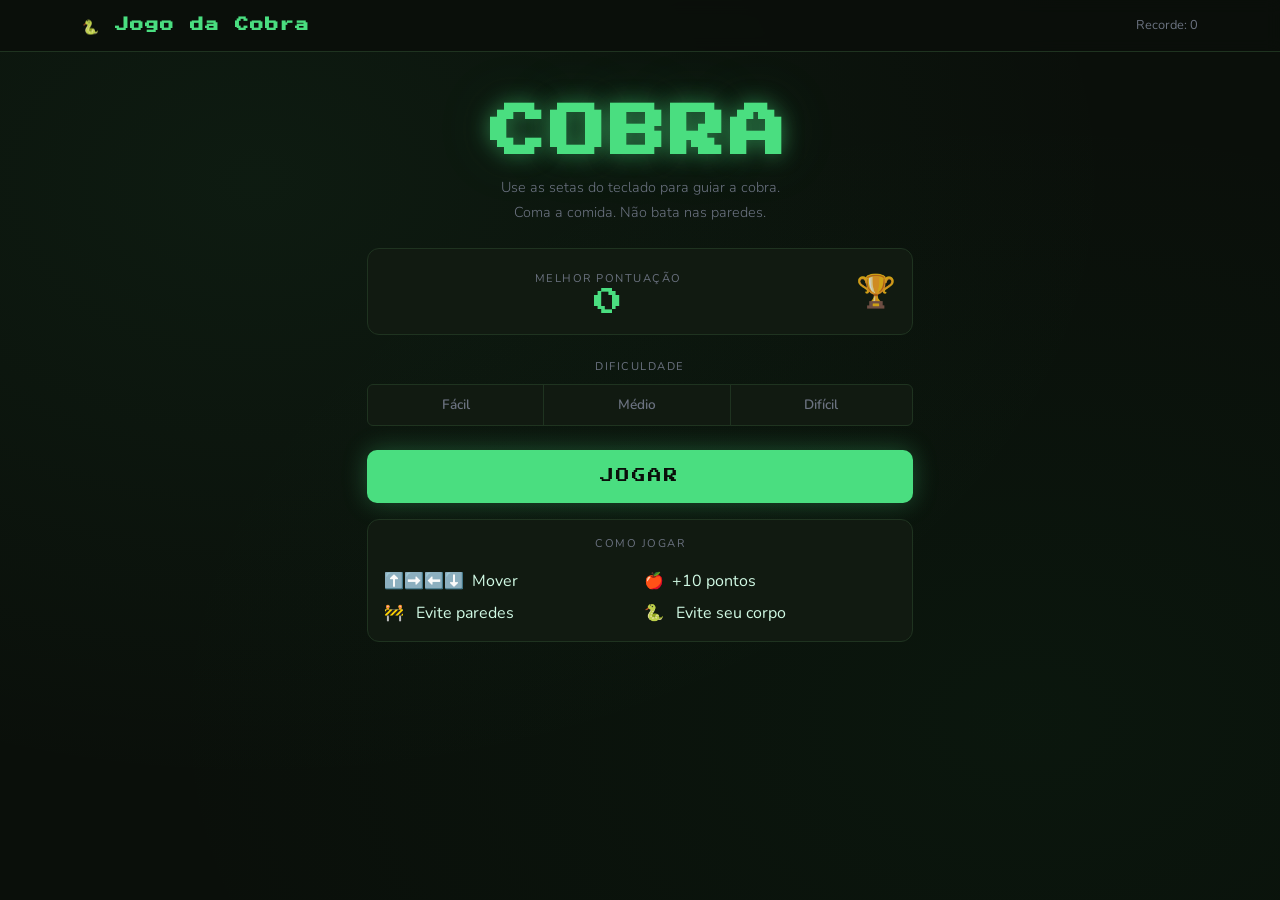
<file: index.html>
<!doctype html>
<html lang="pt-br">
  <head>
    <meta charset="UTF-8" />
    <meta name="viewport" content="width=device-width, initial-scale=1.0" />
    <title>Jogo da Cobra</title>

    <link
      rel="stylesheet"
      href="https://cdn.jsdelivr.net/npm/bootstrap@5.3.8/dist/css/bootstrap.min.css"
    />
    <link rel="stylesheet" href="index.css" />
  </head>
  <body>
    <header>
      <nav class="navbar navbar-dark">
        <div class="container">
          <span class="navbar-brand fw-bold fs-4">🐍 Jogo da Cobra</span>
          <span class="navbar-text" id="nav-recorde">Recorde: 0</span>
        </div>
      </nav>
    </header>
    <main class="container py-5">
      <div class="row justify-content-center">
        <div class="col-12 col-md-8 col-lg-6 text-center">
          <div class="tiulo-bloco mb-4">
            <h1 class="display-3 fw-bold titulo-jogo">COBRA</h1>
            <p class="lead subtitulo">
              Use as setas do teclado para guiar a cobra. <br />Coma a comida.
              Não bata nas paredes.
            </p>
          </div>
          <div class="card card-recorde mb-4">
            <div class="card-body py-3">
              <div class="row align-items-center">
                <div class="col">
                  <span class="label-card">Melhor pontuação</span>
                  <div class="valor-recorde" id="recorde-display">0</div>
                </div>
                <div class="col-auto">
                  <span class="icone-trofeu">🏆</span>
                </div>
              </div>
            </div>
          </div>

          <div class="mb-4">
            <p class="label-secao mb-2">Dificuldade</p>
            <div class="btn-group w-100" role="group">
              <input
                type="radio"
                class="btn-check"
                name="dificuldade"
                id="facil"
                value="200"
              />
              <label class="btn btn-outline-dif" for="facil">Fácil</label>

              <input
                type="radio"
                class="btn-check"
                name="dificuldade"
                id="medio"
                value="170"
              />
              <label class="btn btn-outline-dif" for="medio">Médio</label>

              <input
                type="radio"
                class="btn-check"
                name="dificuldade"
                id="dificil"
                value="70"
              />
              <label class="btn btn-outline-dif" for="dificil">Difícil</label>
            </div>
          </div>

          <a href="jogo.html" class="btn btn-jogar w-100 mb-3" id="btn-jogar"
            >JOGAR</a
          >

          <div class="card card-instrucoes">
            <div class="card-body">
              <p class="label-card mb-3">Como Jogar</p>
              <div class="row g-2 text-start">
                <div class="col-6">
                  <div class="instrucao-item">⬆️➡️⬅️⬇️&nbsp; Mover</div>
                </div>
                <div class="col-6">
                  <div class="instrucao-item">🍎&nbsp; +10 pontos</div>
                </div>
                <div class="col-6">
                  <div class="instrucao-item">🚧 &nbsp; Evite paredes</div>
                </div>
                <div class="col-6">
                  <div class="instrucao-item">🐍 &nbsp; Evite seu corpo</div>
                </div>
              </div>
            </div>
          </div>
        </div>
      </div>
    </main>

    <script src="https://cdn.jsdelivr.net/npm/bootstrap@5.3.3/dist/js/bootstrap.bundle.min.js"></script>
    <script>
      const recorde = localStorage.getItem("cobra_recorde") || 0;
      document.getElementById("recorde-display").textContent = recorde;
      document.getElementById("nav-recorde").textContent =
        "Recorde: " + recorde;
      document.getElementById("btn-jogar").addEventListener("click", () => {
        const dificuldadeSelecionada = document.querySelector(
          'input[name="dificuldade"]:checked',
        ).value;
        localStorage.setitem("cobra_velocidade", dificuldadeSelecionada);
      });
    </script>
  </body>
</html>
</file>
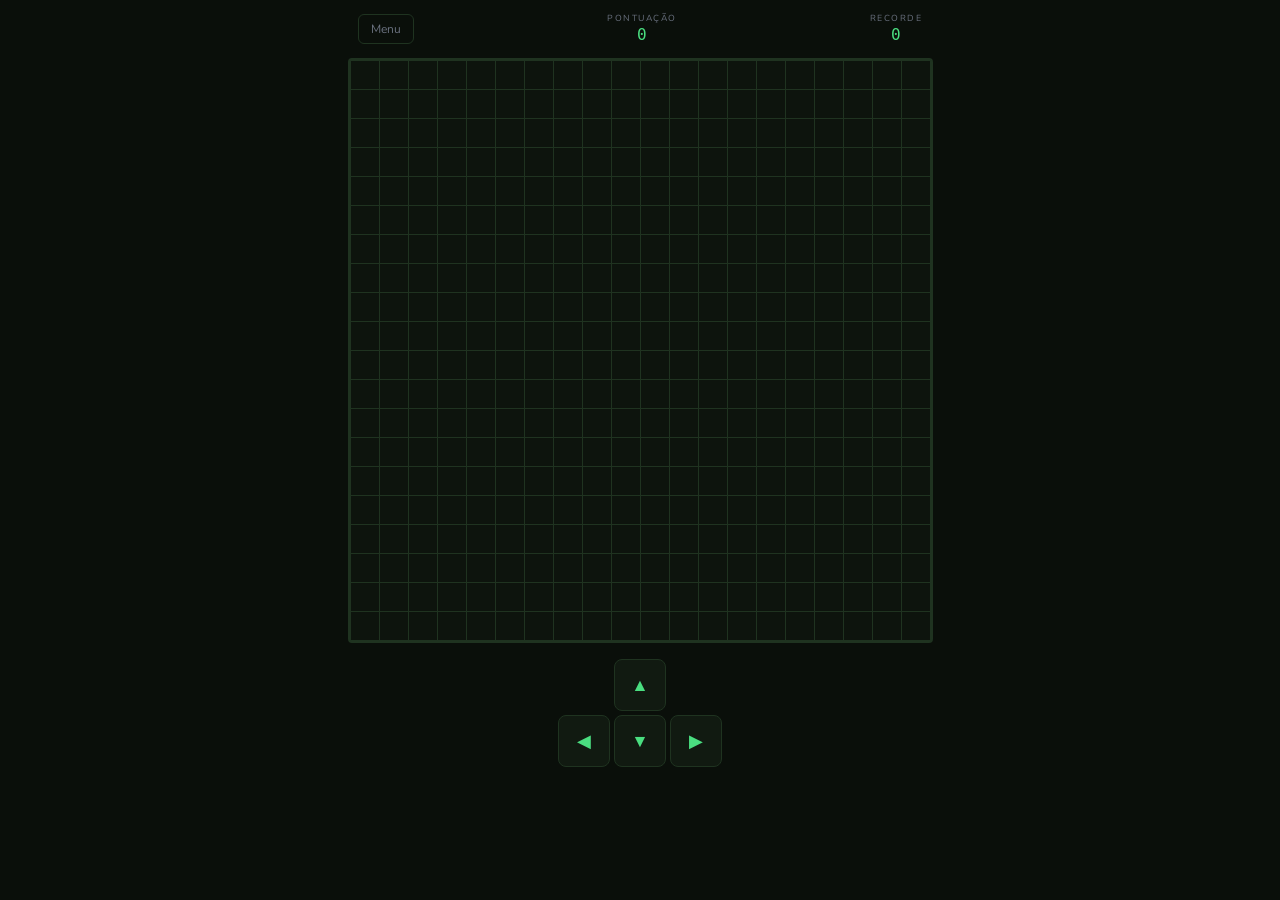
<file: jogo.html>
<!DOCTYPE html>
<html lang="pt-br">
<head>
    <meta charset="UTF-8">
    <meta name="viewport" content="width=device-width, initial-scale=1.0">
    <title>Cobra</title>
    <link rel="stylesheet" href="jogo.css"></link>
</head>
<body>

    <!--HUD-->
    <div class="hud">
     <a href="index.html" class="btn-menu">Menu</a>  
     <div class="hud-centro">
        <span class="label-hud">Pontuação</span> 
        <span class="valor-hud" id="pontuacao">0</span>
     </div> 
     <div class="hud-direita">
        <span class="label-hud">Recorde</span>
        <span class="valor-hud" id="recorde">0</span>
     </div>
    </div>

    <!--BRID DO JOGO-->
    <div class="arena">
        <div class="grade" id="grade"></div>
        
    <!--TELA DE FIM DE JOGO-->
    <div class="overlay" id="overlay">
        <div class="overlay-conteudo">
            <p class="overlay-titulo" id="overlay">FIM DE JOGO</p>
            <P class="overlay-pontos" id="overlay-pontos">0 pontos</P>
            <p class="overlay-recorde" id="overlay-recorde"></p>
            <button class="btn-reiniciar" onclick="reiniciar()"></button>
            <a href="index.html" class="btn-voltar">Voltar ao menu</a>

        </div>
    </div>
</div>
    <!--CONTROLES PARA SMARTPHONE-->
    <div class="controles-smartphone">
        <div class="linha-controle">
            <button class="btn-direcao" onclick="mudarDirecao('ArrowUp')">▲</button>
        </div>
        <div class="linha-controle">
            <button class="btn-direcao" onclick="mudarDirecao('ArrowUp')">◀</button>
            <button class="btn-direcao" onclick="mudarDirecao('ArrowUp')">▼</button>
            <button class="btn-direcao" onclick="mudarDirecao('ArrowUp')">▶</button>
        </div>
    </div>

    <script src="jogo.js"></script>

</body>
</html>
</file>
<file: index.css>
@import url('https://fonts.googleapis.com/css2?family=Nunito:ital,wght@0,200..1000;1,200..1000&family=Press+Start+2P&display=swap');

:root{
    --verde: #4ADE80;
    --verde-escuro:#16A34A;;
    --fundo:#0A0F0A;
    --fundo-card:#111A11;
    --borda: #1F3320;
    --texto:#D1FAE5;
    --esmaecido: #6B7280;
}

*{
    box-sizing: border-box;
    margin: 0;
    padding: 0;
}

body{
    font-family: "Nunito", sans-serif;
    background-color: var(--fundo);
    color: var(--texto);
    min-height: 100vh;
    background-image:radial-gradient(ellipse at 20% 20%, rgba(74,222,128,0.06) 0%,transparent 60%),
    radial-gradient(ellipse at 80% 80%, rgba(22,163,74,0.05) 0%,transparent 60%) ;
}

.navbar{
    background: rgba(10,15,10,0.9);
    border-bottom: 1px solid var(--borda);
    backdrop-filter: blur(8px);
}

.navbar-brand{
    font-family: "Press Start 2P", monospace;
    font-size: 0.85rem !important;
    color: var(--verde) !important;
    letter-spacing: 1px;
}

.navbar-text {
    font-size: 0.8rem;
    color: var(--esmaecido);
}

/*Titulo*/
.titulo-jogo {
    font-family: "Press Start 2P", monospace;
    font-size: clamp(2rem, 8vw, 3.5rem) !important;
    color:var(--verde);
    text-shadow: 0 0 20px rgba(74,222,128,0.5), 0 0 60px rgba(74,222,128,0.2);
    line-height: 1.2;
    letter-spacing: 4px;
}

.subtitulo{
    font-family: "Nunito", sans-serif;
    color: var(--esmaecido);
    font-size: 0.9rem;
    line-height: 1.7;
}

/*card*/
.card-recorde, .card-instrucoes{
    background: var(--fundo-card);
    border: 1px solid var(--borda);
    border-radius: 12px;
    color: var(--texto);
}

.label-card{
    font-size: 0.7rem;
    text-transform: uppercase;
    letter-spacing:1.5px;
    color: var(--esmaecido);
    margin-bottom: 4px;
}

.valor-recorde{
    font-family: "Press Start 2P", monospace;
    font-size: 1.8rem;
    color: var(--verde);
    line-height:1;
}

.icone-trofeu{
    font-size:2rem;
    opacity: 0.8;
}
/*dificuldade*/
.label-secao{
    font-size: 0.7rem;
    text-transform: uppercase;
    letter-spacing:1.5px;
    color: var(--esmaecido);
}

.btn-outline-dif{
    background: var(--fundo-card);
    border-color: var(--borda);
    color: var(--esmaecido);
    font-weight: 600;
    font-size: 0.85em;
    padding: 10px;
    transition: all 0.2s;
}

.btn-check:checked + .btn-outline-dif{
    background: var (--verde-escuro);
    border-color: var(--verde);
    color:#FFFFFF ;
}

.btn-check:checked +.btn-outline-dif{
    background-color: var(--verde-escuro);
    border-color: var(--verde);
    color:#FFFFFF;
}

.btn-outline-dif:hover{
    background: #1a2e1a!important;
    border-color:var (--verde) !important;
    color: var(--verde)!important;
}

.btn-jogar{
    font-family:"Press Start 2P",monospace;
    font-size: 0.85rem;
    background: var(--verde);
    color: #0a0f0a;
    border: none;
    border-radius: 10px;
    padding: 16px;
    letter-spacing: 2px;
    text-decoration: none;
    display: block;
    transition: all 0.2s;
    box-shadow: 0 0 24px rgba(74,222,128,0.3);
}

.btn-jogar:hover{
    background: #86efac;
    color: #0a0f0a;
    box-shadow: 0 0 40px rgba(74, 222, 128, 0.5);
    transform: translateY(-2px);
}
</file>
<file: jogo.css>
@import url('https://fonts.googleapis.com/css2?family=Nunito:ital,wght@0,200..1000;1,200..1000&family=Press+Start+2P&display=swap');

:root{
    --verde: #4ADE80;
    --verde-escuro:#16A34A;
    --verde-cabeca: #86efac;
    --comida: #f87171;
    --fundo:#0A0F0A;
    --fundo-grade:#0d140d;
    --borda: #1F3320;
    --texto:#D1FAE5;
    --esmaecido: #6B7280;
    --tamanho-celula: 28px;
    --colunas: 20;
}

*{
    box-sizing:border-box;
    margin:0;
    padding:0;
}

body{
    font-family: "Nunito", sans-serif;
    background: var(--fundo);
    color: var(--texto);
    min-height: 100vh;
    display: flex;
    flex-direction: column;
    align-items: center;
    overflow:hidden;
    user-select: none;
}

.hud{
    width: 100%;
    max-width: calc(var(--tamanho-celula)*var(--colunas) + 4px);
    display:flex;
    align-items: center;
    justify-content: space-between;
    padding: 12px 0;
    gap: 8px;
}

.btn-menu{
    font-size: 0.75rem;
    color: var(--esmaecido);
    text-decoration:none;
    padding: 6px 12px;
    border: 1px solid var(--borda);
    border-radius:6px;
    transition: color 0.2s, border-color 0.2s;
    white-space: nowrap;
}

.btn-menu:hover{
    color: var(--verde);
    border-color: var(--verde);
}

.hud-centro, 
.hud-direita{
    display: flex;
    flex-direction: column;
    align-items:center;
}

.label-hud{
    font-size: 0.55rem;
    text-transform: uppercase;
    letter-spacing: 1.5px;
    color: var(--esmaecido);
}

.valor-hud{
    font-family: "Press Start  2P",monospace;
    font-size: 1rem;
    color: var(--verde);
    line-height: 1.4;
}

.grade {
    display: grid;
    grid-template-columns: repeat(var(--colunas), var(--tamanho-celula));
    grid-template-rows: repeat(var(--colunas), var(--tamanho-celula));
    background: var(--fundo-grade);
    border: 2px solid var(--borda);
    border-radius: 4px;
    gap: 1px;
    padding: 1px;
    background-image: 
        linear-gradient(var(--borda) 1px, transparent 1px),
        linear-gradient(90deg, var(--borda) 1px, transparent 1px);
    background-size: calc(var(--tamanho-celula) + 1px) calc(var(--tamanho-celula) + 1px);
    
 }

 .celular{
    width: var(--tamanho-celula);
    height: var(--tamanho-celula);
    border-radius: 2px;
    transition: background-color 0.05s;
 }

 .celula.cobra{
    background-color: var(--verde);
    border-radius: 4px;
    box-shadow: 0 0 6px rgba(74, 222, 128, 0.4);
 }

 .celula.cabeca{
    background-color: var(--verde-cabeca);
    border-radius: 6px;
    box-shadow: 0 0 12px rgba(134,239,172,0.7);
 }

 .celula.comida{
    background-color: var(--comida);
    border-radius: 50%;
    box-shadow: 0 0 10px rgba(248,113,113,0.6);
    animation: pulsar 0.8s ease-in-out infinite alternate;
 }

 @keyframes pulsar{
    from { transform: scale(0.85);}
    to { transform: scale(1.05);}
 }

 /* OVERLAY GAME OVER */
.overlay {
    position: absolute;
    inset: 0;
    background: rgba(10, 15, 10, 0.92);
    display: none;
    align-items: center;
    justify-content: center;
    border-radius: 4px;
    backdrop-filter: blur(4px);
}

.overlay.visivel {
    display: flex;
}

.overlay-conteudo {
    text-align: center;
    display: flex;
    flex-direction: column;
    align-items: center;
    gap: 12px;
}

.overlay-titulo {
    font-family: "Press Start 2P", monospace;
    font-size: 1.4rem;
    color: var(--comida);
    text-shadow: 0 0 20px rgba(248, 113, 113, 0.5);
}

.overlay-pontos {
    font-family: "Press Start 2P", monospace;
    font-size: 1rem;
    color: var(--verde);
}

.overlay-recorde {
    font-size: 0.82rem;
    color: var(--esmaecido);
    min-height: 20px;
}

.btn-reiniciar {
    font-family: "Press Start 2P", monospace;
    font-size: 0.7rem;
    background: var(--verde);
    color: #0a0f0a;
    border: none;
    border-radius: 8px;
    padding: 14px 24px;
    cursor: pointer;
    letter-spacing: 1px;
    margin-top: 4px;
    transition: background 0.2s, transform 0.1s;
}

.btn-reiniciar:hover {
    background: #86efac;
    transform: translateY(-2px);
}

.btn-voltar {
    font-size: 0.8rem;
    color: var(--esmaecido);
    text-decoration: none;
    transition: color 0.2s;
}

.btn-voltar:hover {
    color: var(--verde);
}

/* CONTROLES MOBILE */
.controles-smartphone {
    margin-top: 16px;
    display: flex;
    flex-direction: column;
    align-items: center;
    gap: 4px;
}

.linha-controle {
    display: flex;
    gap: 4px;
}

.btn-direcao {
    width: 52px;
    height: 52px;
    background: #111a11;
    border: 1px solid var(--borda);
    border-radius: 8px;
    color: var(--verde);
    font-size: 1.1rem;
    cursor: pointer;
    transition: background 0.15s;
}

.btn-direcao:hover,
.btn-direcao:active {
    background: #1a2e1a;
}
</file>
